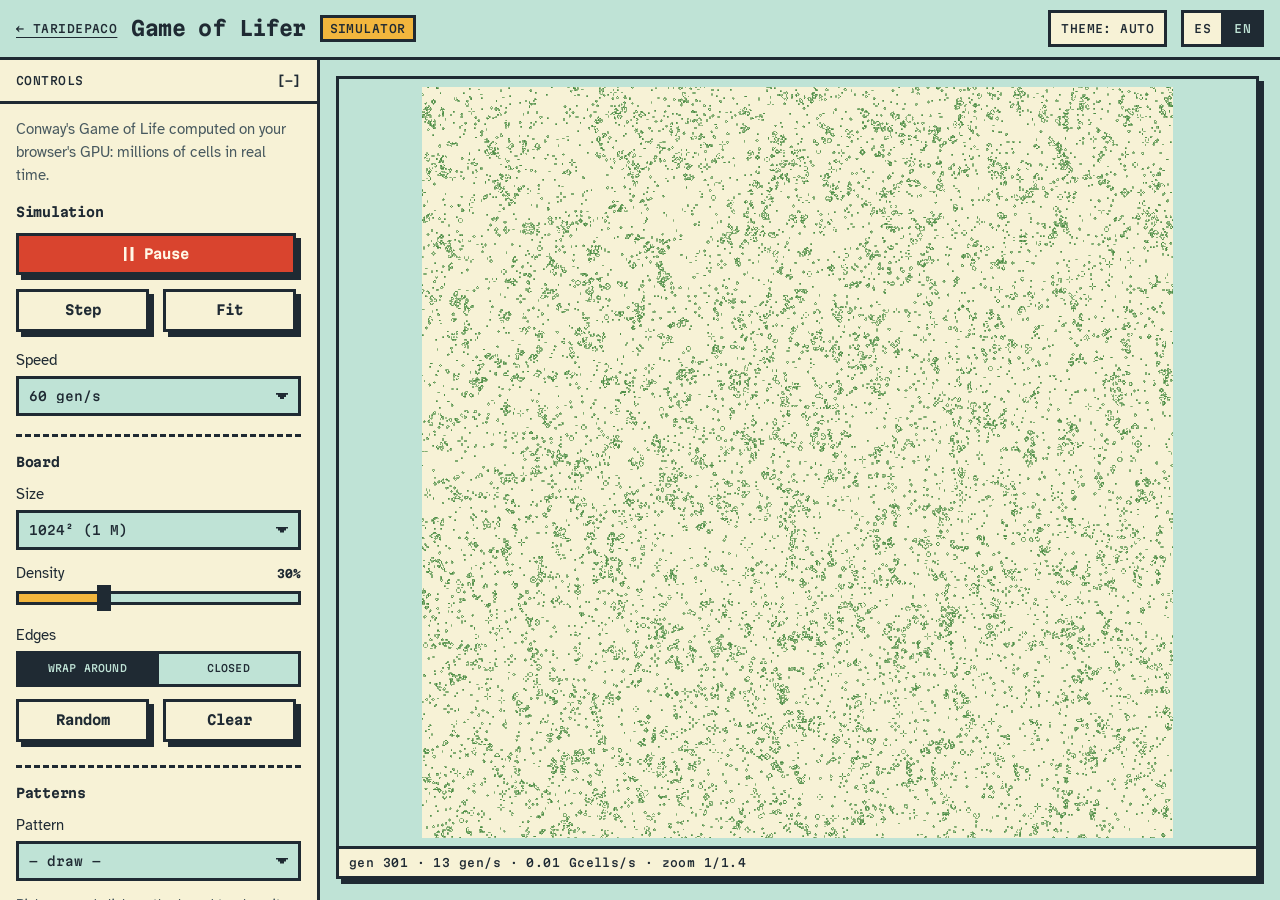
<file: docs/index.html>
<!doctype html>
<html lang="es">
<head>
  <meta charset="utf-8">
  <meta name="viewport" content="width=device-width, initial-scale=1, viewport-fit=cover">
  <title>Game of Lifer</title>
  <meta name="description" content="El juego de la vida de Conway calculado en la GPU del navegador: millones de celdas en tiempo real.">
  <meta property="og:title" content="Game of Lifer">
  <meta property="og:description" content="El juego de la vida de Conway calculado en la GPU del navegador: millones de celdas en tiempo real.">
  <meta property="og:type" content="website">
  <meta property="og:url" content="https://taridepaco.github.io/GameOfLifer/">
  <meta name="theme-color" content="#bfe3d6">
  <link rel="icon" href="favicon.svg" type="image/svg+xml">
  <script>
    // idioma antes del primer pintado: ?lang=, luego la última elección, luego el navegador
    (function () {
      var l = null;
      try {
        var q = new URLSearchParams(location.search).get("lang"), s = null;
        try { s = localStorage.getItem("taridepaco-lang"); } catch (e) { /* sin almacenamiento */ }
        var n = (navigator.languages && navigator.languages[0]) || navigator.language || "";
        l = q || s || (/^es/i.test(n) ? "es" : "en");
      } catch (e) { /* navegador antiguo */ }
      document.documentElement.lang = l === "en" ? "en" : "es";
    })();
  </script>
  <script src="theme.js"></script>
  <link rel="preconnect" href="https://fonts.googleapis.com">
  <link rel="preconnect" href="https://fonts.gstatic.com" crossorigin>
  <link rel="stylesheet" href="https://fonts.googleapis.com/css2?family=Atkinson+Hyperlegible:ital,wght@0,400;0,700;1,400&family=Martian+Mono:wght@500;700&display=swap">
  <link rel="stylesheet" href="system.css">
  <link rel="stylesheet" href="style.css">
</head>
<body>
  <header class="topbar">
    <a class="util back" href="https://taridepaco.github.io/">← taridepaco</a>
    <h1>Game of Lifer</h1>
    <span class="tag" data-i18n="kind">Simulador</span>
    <button class="chip" type="button" id="theme-btn">Tema: auto</button>
    <div class="lang-switch" role="group" aria-label="Language / Idioma">
      <button type="button" data-lang="es" lang="es" aria-label="Español" aria-pressed="true">ES</button>
      <button type="button" data-lang="en" lang="en" aria-label="English" aria-pressed="false">EN</button>
    </div>
  </header>

  <div class="app">
    <details id="panel" open>
      <summary><span class="util" data-i18n="panel">Controles</span></summary>
      <div id="controls">
        <p class="pitch" data-i18n="pitch">El juego de la vida de Conway calculado en la GPU de tu navegador: millones de celdas en tiempo real.</p>

        <fieldset>
          <legend data-i18n="g.run">Simulación</legend>
          <div class="buttons">
            <button class="btn wide" id="play" type="button" data-i18n-title="t.play" title="Reproducir / pausa (espacio)"><span data-i18n="play">Play</span></button>
            <button class="btn ghost" id="step" type="button" data-i18n="step" data-i18n-title="t.step" title="Una generación (N)">Paso</button>
            <button class="btn ghost" id="fit" type="button" data-i18n="fit" data-i18n-title="t.fit" title="Ver el tablero entero (F)">Encajar</button>
          </div>
          <div class="field">
            <label for="speed" data-i18n="speed">Velocidad</label>
            <span class="select"><select id="speed"></select></span>
          </div>
        </fieldset>

        <fieldset>
          <legend data-i18n="g.board">Tablero</legend>
          <div class="field">
            <label for="size" data-i18n="size">Tamaño</label>
            <span class="select"><select id="size"></select></span>
          </div>
          <div class="slider">
            <label for="density" data-i18n="density">Densidad</label>
            <output id="density-out" for="density">30%</output>
            <input id="density" type="range" min="0.05" max="0.9" step="0.05" value="0.3">
          </div>
          <div class="field">
            <span class="label" id="edges-label" data-i18n="edges">Bordes</span>
            <div class="modes" id="edges" role="radiogroup" aria-labelledby="edges-label">
              <input type="radio" name="edges" id="edges-wrap" value="wrap" checked>
              <label for="edges-wrap" data-i18n="edges.wrap" data-i18n-title="t.wrap">Toroidal</label>
              <input type="radio" name="edges" id="edges-closed" value="closed">
              <label for="edges-closed" data-i18n="edges.closed" data-i18n-title="t.closed">Cerrado</label>
            </div>
          </div>
          <div class="buttons">
            <button class="btn ghost" id="random" type="button" data-i18n="random" data-i18n-title="t.random" title="Rellenar al azar (R)">Aleatorio</button>
            <button class="btn ghost" id="clear" type="button" data-i18n="clear" data-i18n-title="t.clear" title="Vaciar (C)">Vaciar</button>
          </div>
        </fieldset>

        <fieldset>
          <legend data-i18n="g.patterns">Patrones</legend>
          <div class="field">
            <label for="pattern" data-i18n="pattern">Patrón</label>
            <span class="select"><select id="pattern"><option value="" data-i18n="draw">— dibujar —</option></select></span>
          </div>
          <p class="hint" data-i18n="h.pattern">Elige uno y haz clic en el tablero para colocarlo.</p>
          <div class="buttons">
            <button class="btn ghost wide" id="rle" type="button" data-i18n="rle" data-i18n-title="t.rle" title="Pegar un patrón en formato RLE">Pegar RLE</button>
          </div>
        </fieldset>

        <fieldset class="help">
          <legend data-i18n="g.help">Manejo</legend>
          <dl class="keys">
            <dt><kbd data-i18n="k.click">Clic</kbd></dt><dd data-i18n="h.click">dibujar o borrar</dd>
            <dt><kbd data-i18n="k.pan">Mayús + arrastrar</kbd></dt><dd data-i18n="h.pan">mover (también con el botón derecho o el central)</dd>
            <dt><kbd data-i18n="k.wheel">Rueda</kbd> <kbd>+</kbd> <kbd>−</kbd></dt><dd>zoom</dd>
            <dt><kbd data-i18n="k.space">Espacio</kbd></dt><dd data-i18n="h.play">play / pausa</dd>
            <dt><kbd>N</kbd></dt><dd data-i18n="h.step">una generación</dd>
            <dt><kbd>R</kbd></dt><dd data-i18n="h.random">aleatorio</dd>
            <dt><kbd>C</kbd></dt><dd data-i18n="h.clear">vaciar</dd>
            <dt><kbd>F</kbd></dt><dd data-i18n="h.fit">encajar el tablero</dd>
            <dt><kbd data-i18n="k.ctrlclick">Ctrl + clic</kbd></dt><dd data-i18n="h.ctrlclick">colocar varias copias del patrón</dd>
            <dt><kbd>Esc</kbd></dt><dd data-i18n="h.esc">soltar el patrón</dd>
          </dl>
        </fieldset>
      </div>
    </details>

    <main class="screen">
      <canvas id="board" data-i18n-label="board"></canvas>
      <div id="stats" class="status" aria-live="off">&nbsp;</div>
      <div id="error" class="error" role="alert" hidden></div>
    </main>
  </div>

  <dialog id="rle-dialog" aria-labelledby="rle-title">
    <form method="dialog">
      <h2 id="rle-title" data-i18n="d.title">Pegar patrón RLE</h2>
      <p data-i18n="d.text">Pega un patrón en formato RLE (por ejemplo, de LifeWiki). Después haz clic en el tablero para colocarlo.</p>
      <textarea id="rle-text" rows="10" spellcheck="false" placeholder="x = 3, y = 3&#10;bob$2bo$3o!"></textarea>
      <p id="rle-error" class="error-inline" hidden></p>
      <div class="row actions">
        <button class="btn ghost" value="cancel" type="submit" data-i18n="d.cancel">Cancelar</button>
        <button class="btn" id="rle-ok" value="ok" type="submit" data-i18n="d.ok">Usar patrón</button>
      </div>
    </form>
  </dialog>

  <script src="life.js"></script>
  <script src="ui.js"></script>
</body>
</html>
</file>
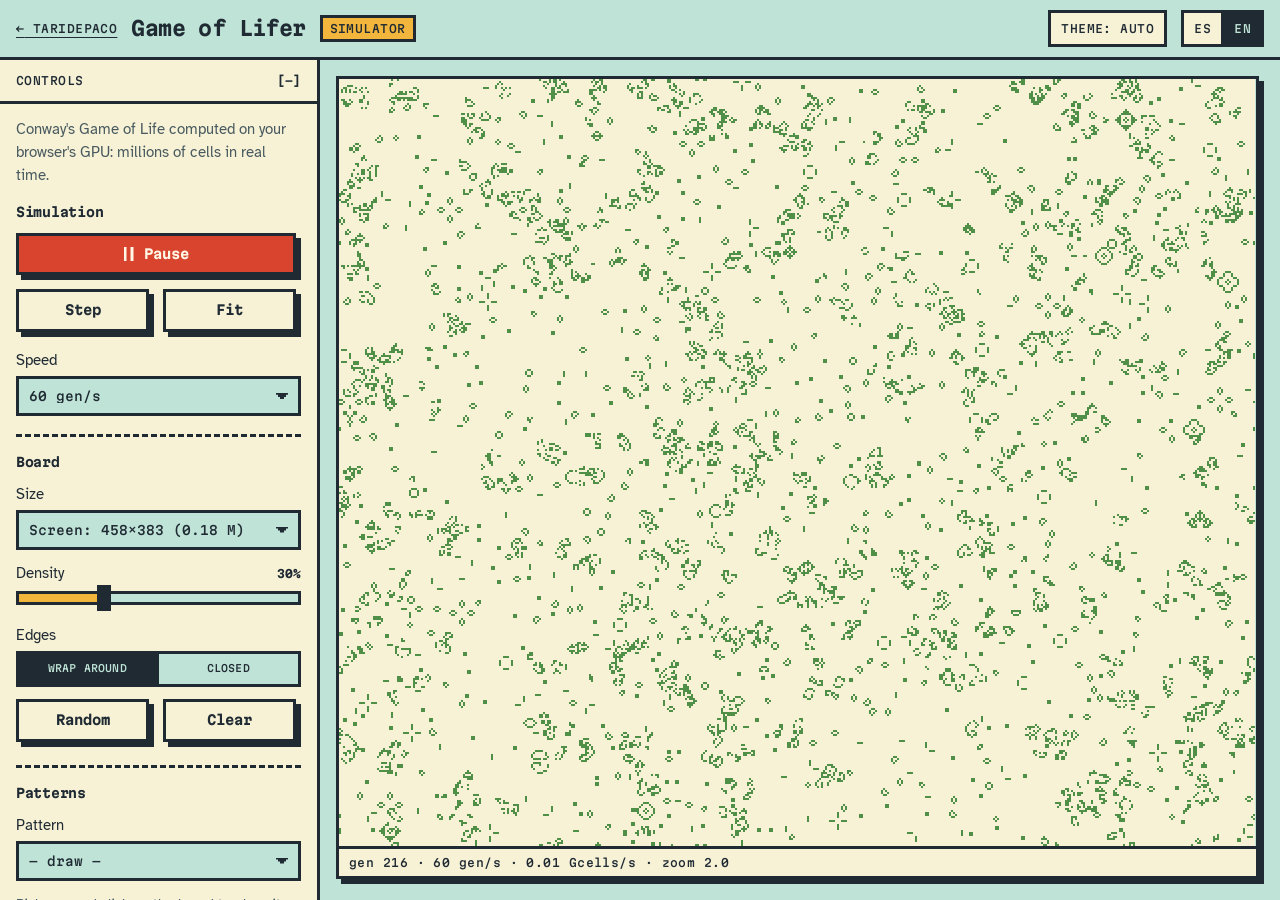
<file: web/index.html>
<!doctype html>
<html lang="es">
<head>
  <meta charset="utf-8">
  <meta name="viewport" content="width=device-width, initial-scale=1, viewport-fit=cover">
  <title>Game of Lifer</title>
  <meta name="description" content="El juego de la vida de Conway calculado en la GPU del navegador: millones de celdas en tiempo real.">
  <meta property="og:title" content="Game of Lifer">
  <meta property="og:description" content="El juego de la vida de Conway calculado en la GPU del navegador: millones de celdas en tiempo real.">
  <meta property="og:type" content="website">
  <meta property="og:url" content="https://taridepaco.github.io/GameOfLifer/">
  <meta name="theme-color" content="#bfe3d6">
  <link rel="icon" href="favicon.svg" type="image/svg+xml">
  <script>
    // idioma antes del primer pintado: ?lang=, luego la última elección, luego el navegador
    (function () {
      var l = null;
      try {
        var q = new URLSearchParams(location.search).get("lang"), s = null;
        try { s = localStorage.getItem("taridepaco-lang"); } catch (e) { /* sin almacenamiento */ }
        var n = (navigator.languages && navigator.languages[0]) || navigator.language || "";
        l = q || s || (/^es/i.test(n) ? "es" : "en");
      } catch (e) { /* navegador antiguo */ }
      document.documentElement.lang = l === "en" ? "en" : "es";
    })();
  </script>
  <script src="theme.js"></script>
  <link rel="preconnect" href="https://fonts.googleapis.com">
  <link rel="preconnect" href="https://fonts.gstatic.com" crossorigin>
  <link rel="stylesheet" href="https://fonts.googleapis.com/css2?family=Atkinson+Hyperlegible:ital,wght@0,400;0,700;1,400&family=Martian+Mono:wght@500;700&display=swap">
  <link rel="stylesheet" href="system.css">
  <link rel="stylesheet" href="style.css">
</head>
<body>
  <header class="topbar">
    <a class="util back" href="https://taridepaco.github.io/"><span class="back-arrow" aria-hidden="true">←</span><span class="back-text"> taridepaco</span></a>
    <h1><a href="https://github.com/taridepaco/GameOfLifer" target="_blank" rel="noopener">Game of Lifer</a></h1>
    <span class="tag" data-i18n="kind">Simulador</span>
    <button class="chip theme-btn" type="button">Tema: auto</button>
    <div class="lang-switch" role="group" aria-label="Language / Idioma">
      <button type="button" data-lang="es" lang="es" aria-label="Español" aria-pressed="true">ES</button>
      <button type="button" data-lang="en" lang="en" aria-label="English" aria-pressed="false">EN</button>
    </div>
  </header>

  <div class="app">
    <details id="panel" open>
      <summary><span class="util" data-i18n="panel">Controles</span></summary>
      <script>
        // phones and low screens (landscape phones) start with the panel folded, before the first paint
        if (window.matchMedia && matchMedia("(max-width: 720px), (max-height: 500px)").matches) document.getElementById("panel").open = false;
      </script>
      <div id="controls">
        <p class="pitch" data-i18n="pitch">El juego de la vida de Conway calculado en la GPU de tu navegador: millones de celdas en tiempo real.</p>

        <fieldset>
          <legend data-i18n="g.run">Simulación</legend>
          <div class="buttons">
            <button class="btn wide play desk" type="button" data-act="play" data-i18n-title="t.play" title="Reproducir / pausa (espacio)"><span data-i18n="play">Play</span></button>
            <button class="btn ghost desk" type="button" data-act="step" data-i18n="step" data-i18n-title="t.step" title="Una generación (N)">Paso</button>
            <button class="btn ghost m-wide" type="button" data-act="fit" data-i18n="fit" data-i18n-title="t.fit" title="Ver el tablero entero (F)">Encajar</button>
          </div>
          <div class="field">
            <label for="speed" data-i18n="speed">Velocidad</label>
            <span class="select"><select id="speed"></select></span>
          </div>
        </fieldset>

        <fieldset>
          <legend data-i18n="g.board">Tablero</legend>
          <div class="field">
            <label for="size" data-i18n="size">Tamaño</label>
            <span class="select"><select id="size"></select></span>
          </div>
          <div class="slider">
            <label for="density" data-i18n="density">Densidad</label>
            <output id="density-out" for="density">30%</output>
            <input id="density" type="range" min="0.05" max="0.9" step="0.05" value="0.3">
          </div>
          <div class="field">
            <span class="label" id="edges-label" data-i18n="edges">Bordes</span>
            <div class="modes" id="edges" role="radiogroup" aria-labelledby="edges-label">
              <input type="radio" name="edges" id="edges-wrap" value="wrap" checked>
              <label for="edges-wrap" data-i18n="edges.wrap" data-i18n-title="t.wrap">Toroidal</label>
              <input type="radio" name="edges" id="edges-closed" value="closed">
              <label for="edges-closed" data-i18n="edges.closed" data-i18n-title="t.closed">Cerrado</label>
            </div>
          </div>
          <div class="buttons">
            <button class="btn ghost desk" type="button" data-act="random" data-i18n="random" data-i18n-title="t.random" title="Rellenar al azar (R)">Aleatorio</button>
            <button class="btn ghost m-wide" type="button" data-act="clear" data-i18n="clear" data-i18n-title="t.clear" title="Vaciar (C)">Vaciar</button>
          </div>
        </fieldset>

        <fieldset>
          <legend data-i18n="g.patterns">Patrones</legend>
          <div class="field">
            <label for="pattern" data-i18n="pattern">Patrón</label>
            <span class="select"><select id="pattern"><option value="" data-i18n="draw">— dibujar —</option></select></span>
          </div>
          <p class="hint" data-i18n="h.pattern">Elige uno y haz clic en el tablero para colocarlo.</p>
          <div class="buttons">
            <button class="btn ghost wide" id="rle" type="button" data-i18n="rle" data-i18n-title="t.rle" title="Pegar un patrón en formato RLE">Pegar RLE</button>
          </div>
        </fieldset>

        <fieldset class="m-only">
          <legend data-i18n="g.look">Aspecto</legend>
          <div class="row"><button class="chip theme-btn" type="button">Tema: auto</button></div>
        </fieldset>

        <fieldset class="help">
          <legend data-i18n="g.help">Manejo</legend>
          <dl class="keys">
            <dt><kbd data-i18n="k.click">Clic</kbd></dt><dd data-i18n="h.click">dibujar o borrar</dd>
            <dt><kbd data-i18n="k.pan">Mayús + arrastrar</kbd></dt><dd data-i18n="h.pan">mover (también con el botón derecho o el central)</dd>
            <dt><kbd data-i18n="k.wheel">Rueda</kbd> <kbd>+</kbd> <kbd>−</kbd></dt><dd>zoom</dd>
            <dt><kbd data-i18n="k.space">Espacio</kbd></dt><dd data-i18n="h.play">play / pausa</dd>
            <dt><kbd>N</kbd></dt><dd data-i18n="h.step">una generación</dd>
            <dt><kbd>R</kbd></dt><dd data-i18n="h.random">aleatorio</dd>
            <dt><kbd>C</kbd></dt><dd data-i18n="h.clear">vaciar</dd>
            <dt><kbd>F</kbd></dt><dd data-i18n="h.fit">encajar el tablero</dd>
            <dt><kbd data-i18n="k.ctrlclick">Ctrl + clic</kbd></dt><dd data-i18n="h.ctrlclick">colocar varias copias del patrón</dd>
            <dt><kbd>Esc</kbd></dt><dd data-i18n="h.esc">soltar el patrón</dd>
          </dl>
        </fieldset>
      </div>
    </details>

    <div class="deck" role="group" data-i18n-label="deck" aria-label="Mandos">
      <button class="btn play" type="button" data-act="play"><span data-i18n="play">Play</span></button>
      <button class="btn ghost" type="button" data-act="step" data-i18n="step">Paso</button>
      <button class="btn ghost" type="button" data-act="random" data-i18n="random">Aleatorio</button>
    </div>

    <main class="screen">
      <canvas id="board" data-i18n-label="board"></canvas>
      <div id="stats" class="status" aria-live="off">&nbsp;</div>
      <div id="error" class="error" role="alert" hidden></div>
    </main>
  </div>

  <dialog id="rle-dialog" aria-labelledby="rle-title">
    <form method="dialog">
      <h2 id="rle-title" data-i18n="d.title">Pegar patrón RLE</h2>
      <p data-i18n="d.text">Pega un patrón en formato RLE (por ejemplo, de LifeWiki). Después haz clic en el tablero para colocarlo.</p>
      <textarea id="rle-text" rows="10" spellcheck="false" placeholder="x = 3, y = 3&#10;bob$2bo$3o!"></textarea>
      <p id="rle-error" class="error-inline" hidden></p>
      <div class="row actions">
        <button class="btn ghost" value="cancel" type="submit" data-i18n="d.cancel">Cancelar</button>
        <button class="btn" id="rle-ok" value="ok" type="submit" data-i18n="d.ok">Usar patrón</button>
      </div>
    </form>
  </dialog>

  <script src="life.js"></script>
  <script src="ui.js"></script>
</body>
</html>
</file>
<file: docs/system.css>
/* taridepaco · sistema común
   Tokens y piezas compartidas por la landing y las páginas de proyecto.
   Para usarlo en otro repositorio: copia este archivo y enlázalo junto a las fuentes:
   <link rel="stylesheet" href="https://fonts.googleapis.com/css2?family=Atkinson+Hyperlegible:ital,wght@0,400;0,700;1,400&family=Martian+Mono:wght@500;700&display=swap">
   Tema: claro por defecto, oscuro si el sistema lo pide; data-theme="light|dark" en <html> manda sobre
   el sistema (lo gestiona js/theme.js).
   Reglas de la casa: esquinas cuadradas, bordes gruesos, sombras duras sin desenfoque. */
:root {
  --bg: #bfe3d6;
  --surface: #f7f2d6;
  --ink: #1f2a33;
  --muted: #48595f;
  --accent: #d9442e;
  --accent-ink: #fff8e6;
  --second: #f2b63d;
  --on-second: #1f2a33;
  --line: #1f2a33;
  --shade: #1f2a33;

  --f-display: "Martian Mono", "Consolas", "Courier New", monospace;
  --f-body: "Atkinson Hyperlegible", "Verdana", sans-serif;
  --f-util: "Martian Mono", "Consolas", "Courier New", monospace;

  --bw: 3px;
  --shadow: 5px 5px 0 var(--shade);
  --h1: clamp(1.55rem, 4.6vw, 2.6rem);
  --h2: 1.3rem;
  --body: 1.02rem;
  --util: .7rem;
  color-scheme: light;
}

/* paleta oscura: los dos bloques deben llevar los mismos valores */
@media (prefers-color-scheme: dark) {
  :root:not([data-theme="light"]) {
    --bg: #12222b;
    --surface: #1d343e;
    --ink: #f1ead0;
    --muted: #a3b8b3;
    --accent: #f0694a;
    --accent-ink: #14202a;
    --second: #f2b63d;
    --on-second: #14202a;
    --line: #f1ead0;
    --shade: #050b0f;
    color-scheme: dark;
  }
}
:root[data-theme="dark"] {
  --bg: #12222b;
  --surface: #1d343e;
  --ink: #f1ead0;
  --muted: #a3b8b3;
  --accent: #f0694a;
  --accent-ink: #14202a;
  --second: #f2b63d;
  --on-second: #14202a;
  --line: #f1ead0;
  --shade: #050b0f;
  color-scheme: dark;
}

*, *::before, *::after { box-sizing: border-box; }
body {
  margin: 0;
  background: var(--bg);
  color: var(--ink);
  font-family: var(--f-body);
  font-size: var(--body);
  line-height: 1.55;
}
h1, h2, h3 {
  font-family: var(--f-display);
  font-weight: 700;
  line-height: 1.15;
  letter-spacing: -.03em;
  margin: 0;
  text-wrap: balance;
}
h1 { font-size: var(--h1); }
h2 { font-size: var(--h2); }
h3 { font-size: 1.05em; }
p { margin: 0; max-width: 62ch; }
a { color: inherit; }
button { font: inherit; color: inherit; cursor: pointer; }
img { max-width: 100%; }
[hidden] { display: none !important; }
:focus-visible { outline: 3px solid var(--accent); outline-offset: 2px; }

/* etiqueta pequeña en mayúsculas */
.util {
  font-family: var(--f-util);
  font-weight: 500;
  font-size: var(--util);
  letter-spacing: .04em;
  text-transform: uppercase;
}
.muted { color: var(--muted); }

/* caja */
.card {
  border: var(--bw) solid var(--line);
  box-shadow: var(--shadow);
  background: var(--surface);
  padding: 18px;
  display: flex;
  flex-direction: column;
  gap: 10px;
  min-width: 0;
}
.row { display: flex; flex-wrap: wrap; gap: 10px; align-items: center; }

.tag {
  font-family: var(--f-util);
  font-weight: 500;
  font-size: var(--util);
  letter-spacing: .04em;
  text-transform: uppercase;
  border: var(--bw) solid var(--line);
  padding: 2px 7px;
  background: var(--second);
  color: var(--on-second);
}

.btn {
  display: inline-block;
  font-family: var(--f-display);
  font-weight: 700;
  font-size: .82em;
  text-decoration: none;
  background: var(--accent);
  color: var(--accent-ink);
  border: var(--bw) solid var(--line);
  box-shadow: var(--shadow);
  padding: 8px 16px;
}
.btn.ghost { background: var(--surface); color: var(--ink); }
.btn:active { transform: translate(2px, 2px); box-shadow: 3px 3px 0 var(--shade); }
.btn[disabled] { opacity: .6; cursor: default; }

/* botón pequeño conmutable: selector de idioma, filtros, leyendas */
.chip, .lang-switch button {
  font-family: var(--f-util);
  font-weight: 500;
  font-size: var(--util);
  letter-spacing: .04em;
  text-transform: uppercase;
  background: var(--surface);
  border: var(--bw) solid var(--line);
  padding: 7px 10px;
  min-height: 36px;
}
.chip[aria-pressed="true"], .lang-switch button[aria-pressed="true"] { background: var(--ink); color: var(--bg); }
.lang-switch { display: flex; }
.lang-switch button + button { border-left: 0; }

/* formularios */
label { display: flex; flex-direction: column; gap: 4px; }
input, textarea {
  font: inherit;
  color: var(--ink);
  background: var(--bg);
  border: var(--bw) solid var(--line);
  border-radius: 0;
  padding: 9px 10px;
  width: 100%;
}
textarea { min-height: 120px; resize: vertical; }

@media (prefers-reduced-motion: reduce) {
  .btn:active { transform: none; }
}
</file>
<file: docs/style.css>
/* Game of Lifer: lo que el sistema común (system.css) no cubre.
   Disposición de la página, el panel plegable, los desplegables, el deslizador, el selector
   de bordes, las teclas, el marco del tablero y el diálogo RLE.
   Todo con los tokens del sistema: sin colores literales ni radios.
   El panel, el deslizador y el selector segmentado son los mismos que en Boider. */
html, body { height: 100%; overflow: hidden; }

body {
  display: flex;
  flex-direction: column;
  height: 100dvh;
  overflow: hidden;
}

/* barra superior */
.topbar {
  flex: none;
  display: flex;
  flex-wrap: wrap;
  align-items: center;
  gap: 8px 14px;
  padding: 10px max(16px, env(safe-area-inset-right, 0px)) 10px max(16px, env(safe-area-inset-left, 0px));
  padding-top: max(10px, env(safe-area-inset-top, 0px));
  border-bottom: var(--bw) solid var(--line);
}
.topbar .back { text-underline-offset: 4px; }
.topbar h1 { font-size: 1.25rem; }
.topbar .tag { margin-right: auto; }

.app {
  flex: 1;
  min-height: 0;
  display: flex;
}

/* panel de controles */
#panel {
  flex: none;
  background: var(--surface);
  border-right: var(--bw) solid var(--line);
  overflow-y: auto;
  scrollbar-color: var(--line) var(--surface);
}
#panel[open] { width: 320px; }

#panel > summary {
  position: sticky;
  top: 0;
  z-index: 1;
  display: flex;
  align-items: center;
  justify-content: space-between;
  gap: 12px;
  min-height: 44px;
  padding: 8px 16px;
  background: var(--surface);
  cursor: pointer;
  user-select: none;
  -webkit-user-select: none;
  list-style: none;
}
#panel > summary::-webkit-details-marker { display: none; }
#panel > summary::after {
  content: "[+]";
  font-family: var(--f-util);
  font-weight: 700;
  font-size: var(--util);
}
#panel[open] > summary { border-bottom: var(--bw) solid var(--line); }
#panel[open] > summary::after { content: "[–]"; }
#panel > summary:focus-visible { outline-offset: -3px; }

#controls { padding: 0 16px 24px; }

.pitch {
  padding: 14px 0 0;
  font-size: .92rem;
  color: var(--muted);
}

fieldset {
  min-width: 0;
  margin: 0;
  padding: 0 0 18px;
  border: 0;
  border-bottom: var(--bw) dashed var(--line);
  display: flex;
  flex-direction: column;
  gap: 12px;
}
fieldset:last-child { border-bottom: 0; padding-bottom: 0; }
legend {
  padding: 16px 0 0;
  margin-bottom: 10px;
  font-family: var(--f-display);
  font-weight: 700;
  font-size: .8rem;
  letter-spacing: -.02em;
}

.field { display: flex; flex-direction: column; gap: 4px; }
.field > label, .field > .label { display: block; font-size: .92rem; }

.hint {
  margin: 0;
  font-size: .86rem;
  color: var(--muted);
}

/* botones a dos columnas; el margen derecho deja ver la sombra */
.buttons {
  display: grid;
  grid-template-columns: 1fr 1fr;
  gap: 14px;
  padding: 0 5px 5px 0;
}
.buttons .btn { width: 100%; min-height: 40px; text-align: center; }
.buttons .wide { grid-column: 1 / -1; }

/* play / pausa con icono de píxeles dibujado en CSS (los símbolos ▶ ⏸ salen como emoji en móvil) */
#play { display: flex; align-items: center; justify-content: center; gap: 10px; }
#play::before {
  content: "";
  flex: none;
  width: 10px;
  height: 14px;
  background: currentColor;
  /* triángulo escalonado de 5 columnas × 9 filas */
  clip-path: polygon(0 0, 20% 0, 20% 11.11%, 40% 11.11%, 40% 22.22%, 60% 22.22%, 60% 33.33%, 80% 33.33%, 80% 44.44%, 100% 44.44%, 100% 55.56%, 80% 55.56%, 80% 66.67%, 60% 66.67%, 60% 77.78%, 40% 77.78%, 40% 88.89%, 20% 88.89%, 20% 100%, 0 100%);
}
#play[data-running="true"]::before {
  width: 10px;
  clip-path: polygon(0 0, 30% 0, 30% 100%, 0 100%, 0 0, 70% 0, 100% 0, 100% 100%, 70% 100%, 70% 0);
}

/* desplegable: caja cuadrada con flecha escalonada */
.select { position: relative; display: block; }
.select select {
  -webkit-appearance: none;
  appearance: none;
  width: 100%;
  min-height: 40px;
  margin: 0;
  padding: 7px 36px 7px 10px;
  font-family: var(--f-util);
  font-weight: 500;
  font-size: .78rem;
  color: var(--ink);
  background: var(--bg);
  border: var(--bw) solid var(--line);
  border-radius: 0;
  cursor: pointer;
}
.select::after {
  content: "";
  position: absolute;
  top: 50%;
  right: 13px;
  width: 12px;
  height: 6px;
  margin-top: -3px;
  background: var(--ink);
  pointer-events: none;
  clip-path: polygon(0 0, 100% 0, 100% 33.33%, 83.33% 33.33%, 83.33% 66.67%, 66.67% 66.67%, 66.67% 100%, 33.33% 100%, 33.33% 66.67%, 16.67% 66.67%, 16.67% 33.33%, 0 33.33%);
}
.select select:hover { background: var(--surface); }
.select option { color: var(--ink); background: var(--surface); }

/* deslizador: etiqueta y valor arriba, pista cuadrada debajo (igual que en Boider) */
.slider {
  display: grid;
  grid-template-columns: 1fr auto;
  align-items: baseline;
  gap: 0 8px;
}
.slider label { display: block; font-size: .92rem; }
.slider output {
  font-family: var(--f-util);
  font-weight: 700;
  font-size: var(--util);
  font-variant-numeric: tabular-nums;
}
.slider input[type="range"] {
  -webkit-appearance: none;
  appearance: none;
  grid-column: 1 / -1;
  width: 100%;
  height: 28px;
  margin: 0;
  padding: 0;
  border: 0;
  background: transparent;
  cursor: pointer;
  --thumb: 14px;
  /* --p (0..1) lo pone ui.js; el relleno llega hasta el centro del mando */
  --fill: calc(var(--thumb) / 2 + (100% - var(--thumb)) * var(--p, 0));
}
.slider input[type="range"]::-webkit-slider-runnable-track {
  box-sizing: border-box;
  height: 14px;
  border: var(--bw) solid var(--line);
  background: linear-gradient(to right, var(--second) var(--fill), var(--bg) var(--fill));
}
.slider input[type="range"]::-moz-range-track {
  box-sizing: border-box;
  height: 14px;
  border: var(--bw) solid var(--line);
  background: linear-gradient(to right, var(--second) var(--fill), var(--bg) var(--fill));
}
.slider input[type="range"]::-webkit-slider-thumb {
  -webkit-appearance: none;
  box-sizing: border-box;
  width: var(--thumb);
  height: 26px;
  margin-top: -9px;
  border: 0;
  border-radius: 0;
  background: var(--ink);
}
.slider input[type="range"]::-moz-range-thumb {
  box-sizing: border-box;
  width: var(--thumb);
  height: 26px;
  border: 0;
  border-radius: 0;
  background: var(--ink);
}
.slider input[type="range"]:hover::-webkit-slider-thumb,
.slider input[type="range"]:active::-webkit-slider-thumb { background: var(--accent); }
.slider input[type="range"]:hover::-moz-range-thumb,
.slider input[type="range"]:active::-moz-range-thumb { background: var(--accent); }
@media (pointer: coarse) {
  .slider input[type="range"] { height: 36px; }
}

/* selector segmentado (bordes del tablero), como el de modo de Boider pero a dos */
.modes {
  position: relative;
  display: grid;
  grid-template-columns: repeat(2, 1fr);
}
.modes input {
  position: absolute;
  width: 1px;
  height: 1px;
  padding: 0;
  border: 0;
  opacity: 0;
  pointer-events: none;
}
.modes label {
  display: grid;
  place-items: center;
  min-width: 0;
  min-height: 36px;
  padding: 6px 2px;
  font-family: var(--f-util);
  font-weight: 500;
  font-size: .62rem;
  letter-spacing: .02em;
  text-transform: uppercase;
  text-align: center;
  background: var(--bg);
  border: var(--bw) solid var(--line);
  cursor: pointer;
}
.modes label + input + label { border-left: 0; }
.modes input:checked + label { background: var(--ink); color: var(--bg); }
.modes input:focus-visible + label {
  outline: 3px solid var(--accent);
  outline-offset: 2px;
  position: relative;
}

/* teclas */
.keys {
  display: grid;
  grid-template-columns: auto 1fr;
  gap: 8px 12px;
  align-items: baseline;
  margin: 0;
  font-size: .86rem;
}
.keys dt { white-space: nowrap; }
.keys dd { margin: 0; color: var(--muted); }
kbd {
  display: inline-block;
  font-family: var(--f-util);
  font-weight: 500;
  font-size: .64rem;
  letter-spacing: .02em;
  text-transform: uppercase;
  line-height: 1.4;
  padding: 1px 5px;
  color: var(--ink);
  background: var(--bg);
  border: 2px solid var(--line);
  box-shadow: 2px 2px 0 var(--shade);
}

/* el tablero va enmarcado como una pantalla, con una línea de estado debajo */
.screen {
  position: relative;
  flex: 1;
  min-width: 0;
  min-height: 0;
  display: flex;
  flex-direction: column;
  margin: 16px 21px 21px 16px;
  margin-right: max(21px, env(safe-area-inset-right, 0px));
  border: var(--bw) solid var(--line);
  box-shadow: var(--shadow);
  background: var(--surface);
  overflow: hidden;
}
.screen canvas {
  display: block;
  flex: 1;
  min-height: 0;
  width: 100%;
  touch-action: none;
  cursor: crosshair;
  image-rendering: pixelated;
}
.screen canvas.panning { cursor: grabbing; }
.screen canvas.stamping { cursor: copy; }

.status {
  flex: none;
  padding: 5px 10px;
  border-top: var(--bw) solid var(--line);
  background: var(--surface);
  font-family: var(--f-util);
  font-weight: 500;
  font-size: var(--util);
  letter-spacing: .04em;
  font-variant-numeric: tabular-nums;
  overflow-wrap: anywhere;
}

.error {
  position: absolute;
  inset: 0;
  display: grid;
  place-items: center;
  padding: 24px;
  text-align: center;
  font-family: var(--f-display);
  font-weight: 700;
  font-size: .95rem;
  color: var(--ink);
  background: var(--surface);
}
.error-inline {
  margin: 8px 0 0;
  font-family: var(--f-util);
  font-weight: 500;
  font-size: .78rem;
  color: var(--accent);
}

/* diálogo RLE: una caja del sistema sobre un tramado de píxeles (sin transparencias) */
dialog {
  width: min(560px, calc(100vw - 32px));
  max-height: calc(100dvh - 32px);
  padding: 18px;
  color: var(--ink);
  background: var(--surface);
  border: var(--bw) solid var(--line);
  box-shadow: var(--shadow);
}
dialog::backdrop {
  background: repeating-conic-gradient(var(--shade) 0 25%, transparent 0 50%) 0 0 / 4px 4px;
}
dialog form { display: flex; flex-direction: column; gap: 10px; }
dialog p { color: var(--muted); }
dialog textarea {
  min-height: 180px;
  font-family: var(--f-util);
  font-size: .78rem;
  line-height: 1.5;
}
.actions { justify-content: flex-end; gap: 14px; padding: 4px 5px 5px 0; }

@media (max-width: 720px) {
  .topbar { gap: 8px 10px; }
  .app { flex-direction: column-reverse; }
  #panel,
  #panel[open] {
    width: 100%;
    max-height: 45dvh;
    border-right: 0;
    border-top: var(--bw) solid var(--line);
    padding-bottom: env(safe-area-inset-bottom, 0px);
  }
  #controls { padding-left: max(16px, env(safe-area-inset-left, 0px)); padding-right: max(16px, env(safe-area-inset-right, 0px)); }
  .screen { margin: 12px 17px 17px 12px; }
}
</file>
<file: web/system.css>
/* taridepaco · sistema común
   Tokens y piezas compartidas por la landing y las páginas de proyecto.
   Para usarlo en otro repositorio: copia este archivo y enlázalo junto a las fuentes:
   <link rel="stylesheet" href="https://fonts.googleapis.com/css2?family=Atkinson+Hyperlegible:ital,wght@0,400;0,700;1,400&family=Martian+Mono:wght@500;700&display=swap">
   Tema: claro por defecto, oscuro si el sistema lo pide; data-theme="light|dark" en <html> manda sobre
   el sistema (lo gestiona js/theme.js).
   Reglas de la casa: esquinas cuadradas, bordes gruesos, sombras duras sin desenfoque. */
:root {
  --bg: #bfe3d6;
  --surface: #f7f2d6;
  --ink: #1f2a33;
  --muted: #48595f;
  --accent: #d9442e;
  --accent-ink: #fff8e6;
  --second: #f2b63d;
  --on-second: #1f2a33;
  --line: #1f2a33;
  --shade: #1f2a33;

  --f-display: "Martian Mono", "Consolas", "Courier New", monospace;
  --f-body: "Atkinson Hyperlegible", "Verdana", sans-serif;
  --f-util: "Martian Mono", "Consolas", "Courier New", monospace;

  --bw: 3px;
  --shadow: 5px 5px 0 var(--shade);
  --h1: clamp(1.55rem, 4.6vw, 2.6rem);
  --h2: 1.3rem;
  --body: 1.02rem;
  --util: .7rem;
  color-scheme: light;
}

/* paleta oscura: los dos bloques deben llevar los mismos valores */
@media (prefers-color-scheme: dark) {
  :root:not([data-theme="light"]) {
    --bg: #12222b;
    --surface: #1d343e;
    --ink: #f1ead0;
    --muted: #a3b8b3;
    --accent: #f0694a;
    --accent-ink: #14202a;
    --second: #f2b63d;
    --on-second: #14202a;
    --line: #f1ead0;
    --shade: #050b0f;
    color-scheme: dark;
  }
}
:root[data-theme="dark"] {
  --bg: #12222b;
  --surface: #1d343e;
  --ink: #f1ead0;
  --muted: #a3b8b3;
  --accent: #f0694a;
  --accent-ink: #14202a;
  --second: #f2b63d;
  --on-second: #14202a;
  --line: #f1ead0;
  --shade: #050b0f;
  color-scheme: dark;
}

*, *::before, *::after { box-sizing: border-box; }
body {
  margin: 0;
  background: var(--bg);
  color: var(--ink);
  font-family: var(--f-body);
  font-size: var(--body);
  line-height: 1.55;
}
h1, h2, h3 {
  font-family: var(--f-display);
  font-weight: 700;
  line-height: 1.15;
  letter-spacing: -.03em;
  margin: 0;
  text-wrap: balance;
}
h1 { font-size: var(--h1); }
h2 { font-size: var(--h2); }
h3 { font-size: 1.05em; }
p { margin: 0; max-width: 62ch; }
a { color: inherit; }
button { font: inherit; color: inherit; cursor: pointer; }
img { max-width: 100%; }
[hidden] { display: none !important; }
:focus-visible { outline: 3px solid var(--accent); outline-offset: 2px; }

/* etiqueta pequeña en mayúsculas */
.util {
  font-family: var(--f-util);
  font-weight: 500;
  font-size: var(--util);
  letter-spacing: .04em;
  text-transform: uppercase;
}
.muted { color: var(--muted); }

/* caja */
.card {
  border: var(--bw) solid var(--line);
  box-shadow: var(--shadow);
  background: var(--surface);
  padding: 18px;
  display: flex;
  flex-direction: column;
  gap: 10px;
  min-width: 0;
}
.row { display: flex; flex-wrap: wrap; gap: 10px; align-items: center; }

.tag {
  font-family: var(--f-util);
  font-weight: 500;
  font-size: var(--util);
  letter-spacing: .04em;
  text-transform: uppercase;
  border: var(--bw) solid var(--line);
  padding: 2px 7px;
  background: var(--second);
  color: var(--on-second);
}

.btn {
  display: inline-block;
  font-family: var(--f-display);
  font-weight: 700;
  font-size: .82em;
  text-decoration: none;
  background: var(--accent);
  color: var(--accent-ink);
  border: var(--bw) solid var(--line);
  box-shadow: var(--shadow);
  padding: 8px 16px;
}
.btn.ghost { background: var(--surface); color: var(--ink); }
.btn:active { transform: translate(2px, 2px); box-shadow: 3px 3px 0 var(--shade); }
.btn[disabled] { opacity: .6; cursor: default; }

/* botón pequeño conmutable: selector de idioma, filtros, leyendas */
.chip, .lang-switch button {
  font-family: var(--f-util);
  font-weight: 500;
  font-size: var(--util);
  letter-spacing: .04em;
  text-transform: uppercase;
  background: var(--surface);
  border: var(--bw) solid var(--line);
  padding: 7px 10px;
  min-height: 36px;
}
.chip[aria-pressed="true"], .lang-switch button[aria-pressed="true"] { background: var(--ink); color: var(--bg); }
.lang-switch { display: flex; }
.lang-switch button + button { border-left: 0; }

/* formularios */
label { display: flex; flex-direction: column; gap: 4px; }
input, textarea {
  font: inherit;
  color: var(--ink);
  background: var(--bg);
  border: var(--bw) solid var(--line);
  border-radius: 0;
  padding: 9px 10px;
  width: 100%;
}
textarea { min-height: 120px; resize: vertical; }

@media (prefers-reduced-motion: reduce) {
  .btn:active { transform: none; }
}
</file>
<file: web/style.css>
/* Game of Lifer: lo que el sistema común (system.css) no cubre.
   Disposición de la página, el panel plegable, los desplegables, el deslizador, el selector
   de bordes, las teclas, el marco del tablero y el diálogo RLE.
   Todo con los tokens del sistema: sin colores literales ni radios.
   El panel, el deslizador y el selector segmentado son los mismos que en Boider. */
html, body { height: 100%; overflow: hidden; }

body {
  display: flex;
  flex-direction: column;
  height: 100dvh;
  overflow: hidden;
}

/* barra superior */
.topbar {
  flex: none;
  display: flex;
  flex-wrap: wrap;
  align-items: center;
  gap: 8px 14px;
  padding: 10px max(16px, env(safe-area-inset-right, 0px)) 10px max(16px, env(safe-area-inset-left, 0px));
  padding-top: max(10px, env(safe-area-inset-top, 0px));
  border-bottom: var(--bw) solid var(--line);
}
.topbar .back { text-underline-offset: 4px; }
.topbar h1 { font-size: 1.25rem; }
/* el título lleva al repositorio: mismo aspecto, cursor de mano */
.topbar h1 a { text-decoration: none; cursor: pointer; }
.topbar .tag { margin-right: auto; }

.app {
  flex: 1;
  min-height: 0;
  display: flex;
}

/* panel de controles */
#panel {
  flex: none;
  background: var(--surface);
  border-right: var(--bw) solid var(--line);
  overflow-y: auto;
  scrollbar-color: var(--line) var(--surface);
}
#panel[open] { width: 320px; }

#panel > summary {
  position: sticky;
  top: 0;
  z-index: 1;
  display: flex;
  align-items: center;
  justify-content: space-between;
  gap: 12px;
  min-height: 44px;
  padding: 8px 16px;
  background: var(--surface);
  cursor: pointer;
  user-select: none;
  -webkit-user-select: none;
  list-style: none;
}
#panel > summary::-webkit-details-marker { display: none; }
#panel > summary::after {
  content: "[+]";
  font-family: var(--f-util);
  font-weight: 700;
  font-size: var(--util);
}
#panel[open] > summary { border-bottom: var(--bw) solid var(--line); }
#panel[open] > summary::after { content: "[–]"; }
#panel > summary:focus-visible { outline-offset: -3px; }

#controls { padding: 0 16px 24px; }

.pitch {
  padding: 14px 0 0;
  font-size: .92rem;
  color: var(--muted);
}

fieldset {
  min-width: 0;
  margin: 0;
  padding: 0 0 18px;
  border: 0;
  border-bottom: var(--bw) dashed var(--line);
  display: flex;
  flex-direction: column;
  gap: 12px;
}
fieldset:last-child { border-bottom: 0; padding-bottom: 0; }
legend {
  padding: 16px 0 0;
  margin-bottom: 10px;
  font-family: var(--f-display);
  font-weight: 700;
  font-size: .8rem;
  letter-spacing: -.02em;
}

.field { display: flex; flex-direction: column; gap: 4px; }
.field > label, .field > .label { display: block; font-size: .92rem; }

.hint {
  margin: 0;
  font-size: .86rem;
  color: var(--muted);
}

/* botones a dos columnas; el margen derecho deja ver la sombra */
.buttons {
  display: grid;
  grid-template-columns: 1fr 1fr;
  gap: 14px;
  padding: 0 5px 5px 0;
}
.buttons .btn { width: 100%; min-height: 40px; text-align: center; }
.buttons .wide { grid-column: 1 / -1; }

/* play / pausa con icono de píxeles dibujado en CSS (los símbolos ▶ ⏸ salen como emoji en móvil) */
.play { display: flex; align-items: center; justify-content: center; gap: 10px; }
.play::before {
  content: "";
  flex: none;
  width: 10px;
  height: 14px;
  background: currentColor;
  /* triángulo escalonado de 5 columnas × 9 filas */
  clip-path: polygon(0 0, 20% 0, 20% 11.11%, 40% 11.11%, 40% 22.22%, 60% 22.22%, 60% 33.33%, 80% 33.33%, 80% 44.44%, 100% 44.44%, 100% 55.56%, 80% 55.56%, 80% 66.67%, 60% 66.67%, 60% 77.78%, 40% 77.78%, 40% 88.89%, 20% 88.89%, 20% 100%, 0 100%);
}
.play[data-running="true"]::before {
  width: 10px;
  clip-path: polygon(0 0, 30% 0, 30% 100%, 0 100%, 0 0, 70% 0, 100% 0, 100% 100%, 70% 100%, 70% 0);
}

/* desplegable: caja cuadrada con flecha escalonada */
.select { position: relative; display: block; }
.select select {
  -webkit-appearance: none;
  appearance: none;
  width: 100%;
  min-height: 40px;
  margin: 0;
  padding: 7px 36px 7px 10px;
  font-family: var(--f-util);
  font-weight: 500;
  font-size: .78rem;
  color: var(--ink);
  background: var(--bg);
  border: var(--bw) solid var(--line);
  border-radius: 0;
  cursor: pointer;
}
.select::after {
  content: "";
  position: absolute;
  top: 50%;
  right: 13px;
  width: 12px;
  height: 6px;
  margin-top: -3px;
  background: var(--ink);
  pointer-events: none;
  clip-path: polygon(0 0, 100% 0, 100% 33.33%, 83.33% 33.33%, 83.33% 66.67%, 66.67% 66.67%, 66.67% 100%, 33.33% 100%, 33.33% 66.67%, 16.67% 66.67%, 16.67% 33.33%, 0 33.33%);
}
.select select:hover { background: var(--surface); }
.select option { color: var(--ink); background: var(--surface); }

/* deslizador: etiqueta y valor arriba, pista cuadrada debajo (igual que en Boider) */
.slider {
  display: grid;
  grid-template-columns: 1fr auto;
  align-items: baseline;
  gap: 0 8px;
}
.slider label { display: block; font-size: .92rem; }
.slider output {
  font-family: var(--f-util);
  font-weight: 700;
  font-size: var(--util);
  font-variant-numeric: tabular-nums;
}
.slider input[type="range"] {
  -webkit-appearance: none;
  appearance: none;
  grid-column: 1 / -1;
  width: 100%;
  height: 28px;
  margin: 0;
  padding: 0;
  border: 0;
  background: transparent;
  cursor: pointer;
  --thumb: 14px;
  /* --p (0..1) lo pone ui.js; el relleno llega hasta el centro del mando */
  --fill: calc(var(--thumb) / 2 + (100% - var(--thumb)) * var(--p, 0));
}
.slider input[type="range"]::-webkit-slider-runnable-track {
  box-sizing: border-box;
  height: 14px;
  border: var(--bw) solid var(--line);
  background: linear-gradient(to right, var(--second) var(--fill), var(--bg) var(--fill));
}
.slider input[type="range"]::-moz-range-track {
  box-sizing: border-box;
  height: 14px;
  border: var(--bw) solid var(--line);
  background: linear-gradient(to right, var(--second) var(--fill), var(--bg) var(--fill));
}
.slider input[type="range"]::-webkit-slider-thumb {
  -webkit-appearance: none;
  box-sizing: border-box;
  width: var(--thumb);
  height: 26px;
  margin-top: -9px;
  border: 0;
  border-radius: 0;
  background: var(--ink);
}
.slider input[type="range"]::-moz-range-thumb {
  box-sizing: border-box;
  width: var(--thumb);
  height: 26px;
  border: 0;
  border-radius: 0;
  background: var(--ink);
}
.slider input[type="range"]:hover::-webkit-slider-thumb,
.slider input[type="range"]:active::-webkit-slider-thumb { background: var(--accent); }
.slider input[type="range"]:hover::-moz-range-thumb,
.slider input[type="range"]:active::-moz-range-thumb { background: var(--accent); }
@media (pointer: coarse) {
  .slider input[type="range"] { height: 36px; }
}

/* selector segmentado (bordes del tablero), como el de modo de Boider pero a dos */
.modes {
  position: relative;
  display: grid;
  grid-template-columns: repeat(2, 1fr);
}
.modes input {
  position: absolute;
  width: 1px;
  height: 1px;
  padding: 0;
  border: 0;
  opacity: 0;
  pointer-events: none;
}
.modes label {
  display: grid;
  place-items: center;
  min-width: 0;
  min-height: 36px;
  padding: 6px 2px;
  font-family: var(--f-util);
  font-weight: 500;
  font-size: .62rem;
  letter-spacing: .02em;
  text-transform: uppercase;
  text-align: center;
  background: var(--bg);
  border: var(--bw) solid var(--line);
  cursor: pointer;
}
.modes label + input + label { border-left: 0; }
.modes input:checked + label { background: var(--ink); color: var(--bg); }
.modes input:focus-visible + label {
  outline: 3px solid var(--accent);
  outline-offset: 2px;
  position: relative;
}

/* teclas */
.keys {
  display: grid;
  grid-template-columns: auto 1fr;
  gap: 8px 12px;
  align-items: baseline;
  margin: 0;
  font-size: .86rem;
}
.keys dt { white-space: nowrap; }
.keys dd { margin: 0; color: var(--muted); }
kbd {
  display: inline-block;
  font-family: var(--f-util);
  font-weight: 500;
  font-size: .64rem;
  letter-spacing: .02em;
  text-transform: uppercase;
  line-height: 1.4;
  padding: 1px 5px;
  color: var(--ink);
  background: var(--bg);
  border: 2px solid var(--line);
  box-shadow: 2px 2px 0 var(--shade);
}

/* el tablero va enmarcado como una pantalla, con una línea de estado debajo */
.screen {
  position: relative;
  flex: 1;
  min-width: 0;
  min-height: 0;
  display: flex;
  flex-direction: column;
  margin: 16px 21px 21px 16px;
  margin-right: max(21px, env(safe-area-inset-right, 0px));
  border: var(--bw) solid var(--line);
  box-shadow: var(--shadow);
  background: var(--surface);
  overflow: hidden;
}
.screen canvas {
  display: block;
  flex: 1;
  min-height: 0;
  width: 100%;
  touch-action: none;
  cursor: crosshair;
  image-rendering: pixelated;
}
.screen canvas.panning { cursor: grabbing; }
.screen canvas.stamping { cursor: copy; }

.status {
  flex: none;
  padding: 5px 10px;
  border-top: var(--bw) solid var(--line);
  background: var(--surface);
  font-family: var(--f-util);
  font-weight: 500;
  font-size: var(--util);
  letter-spacing: .04em;
  font-variant-numeric: tabular-nums;
  overflow-wrap: anywhere;
}

.error {
  position: absolute;
  inset: 0;
  display: grid;
  place-items: center;
  padding: 24px;
  text-align: center;
  font-family: var(--f-display);
  font-weight: 700;
  font-size: .95rem;
  color: var(--ink);
  background: var(--surface);
}
.error-inline {
  margin: 8px 0 0;
  font-family: var(--f-util);
  font-weight: 500;
  font-size: .78rem;
  color: var(--accent);
}

/* diálogo RLE: una caja del sistema sobre un tramado de píxeles (sin transparencias) */
dialog {
  width: min(560px, calc(100vw - 32px));
  max-height: calc(100dvh - 32px);
  padding: 18px;
  color: var(--ink);
  background: var(--surface);
  border: var(--bw) solid var(--line);
  box-shadow: var(--shadow);
}
dialog::backdrop {
  background: repeating-conic-gradient(var(--shade) 0 25%, transparent 0 50%) 0 0 / 4px 4px;
}
dialog form { display: flex; flex-direction: column; gap: 10px; }
dialog p { color: var(--muted); }
dialog textarea {
  min-height: 180px;
  font-family: var(--f-util);
  font-size: .78rem;
  line-height: 1.5;
}
.actions { justify-content: flex-end; gap: 14px; padding: 4px 5px 5px 0; }

/* solo en el móvil: la barra de mandos y la sección de aspecto del panel */
.deck, .m-only { display: none; }

/* Móvil: la pantalla manda.
   - Cabecera en una fila: solo la flecha de vuelta (el texto sigue para lectores de pantalla),
     el título y el idioma. La etiqueta se oculta y el botón de tema pasa al panel (Aspecto).
   - Bajo la pantalla, una barra con los tres mandos más usados.
   - El panel empieza plegado (index.html) y al abrirse sube como una hoja por encima de la parte
     baja del lienzo, sin encogerlo: el tablero no se recoloca. */
@media (max-width: 720px) {
  .topbar { flex-wrap: nowrap; gap: 10px; padding-top: max(8px, env(safe-area-inset-top, 0px)); padding-bottom: 8px; }
  .topbar .back {
    display: inline-flex;
    align-items: center;
    justify-content: center;
    min-width: 36px;
    min-height: 36px;
    margin-left: -10px;
    text-decoration: none;
  }
  .topbar .back-arrow { font-size: 1.1rem; }
  .topbar .back-text {
    position: absolute;
    width: 1px;
    height: 1px;
    overflow: hidden;
    clip-path: inset(50%);
    white-space: nowrap;
  }
  .topbar h1 {
    min-width: 0;
    margin-right: auto;
    font-size: 1.05rem;
    white-space: nowrap;
    overflow: hidden;
    text-overflow: ellipsis;
  }
  .topbar .tag, .topbar .theme-btn { display: none; }

  .app { flex-direction: column; }
  .screen { order: 1; margin: 10px 17px 12px 12px; }
  .status { white-space: nowrap; overflow: hidden; text-overflow: ellipsis; }

  .deck {
    order: 2;
    flex: none;
    display: grid;
    grid-template-columns: repeat(3, minmax(0, 1fr));
    gap: 10px;
    padding: 0 max(17px, env(safe-area-inset-right, 0px)) 17px max(12px, env(safe-area-inset-left, 0px));
  }
  .deck .btn { min-width: 0; min-height: 44px; padding: 8px 4px; text-align: center; }
  @media (max-width: 360px) { .deck .btn { font-size: .74em; letter-spacing: -.02em; } }

  #panel,
  #panel[open] {
    order: 3;
    position: relative;
    flex: none;
    width: 100%;
    overflow: visible;
    border-right: 0;
    border-top: var(--bw) solid var(--line);
    padding-bottom: env(safe-area-inset-bottom, 0px);
  }
  #panel[open] > summary { border-bottom: 0; }
  #panel[open] > #controls {
    position: absolute;
    left: 0;
    right: 0;
    bottom: 100%;
    z-index: 5;
    max-height: 58dvh;
    overflow-y: auto;
    background: var(--surface);
    border-top: var(--bw) solid var(--line);
    border-bottom: var(--bw) solid var(--line);
    box-shadow: 0 -5px 0 var(--shade);
    scrollbar-color: var(--line) var(--surface);
  }
  #controls { padding-left: max(16px, env(safe-area-inset-left, 0px)); padding-right: max(16px, env(safe-area-inset-right, 0px)); }

  /* lo que ya está en la barra de mandos no se repite en el panel */
  #panel .desk { display: none; }
  #panel .m-wide { grid-column: 1 / -1; }
  .m-only { display: flex; }
}
</file>
